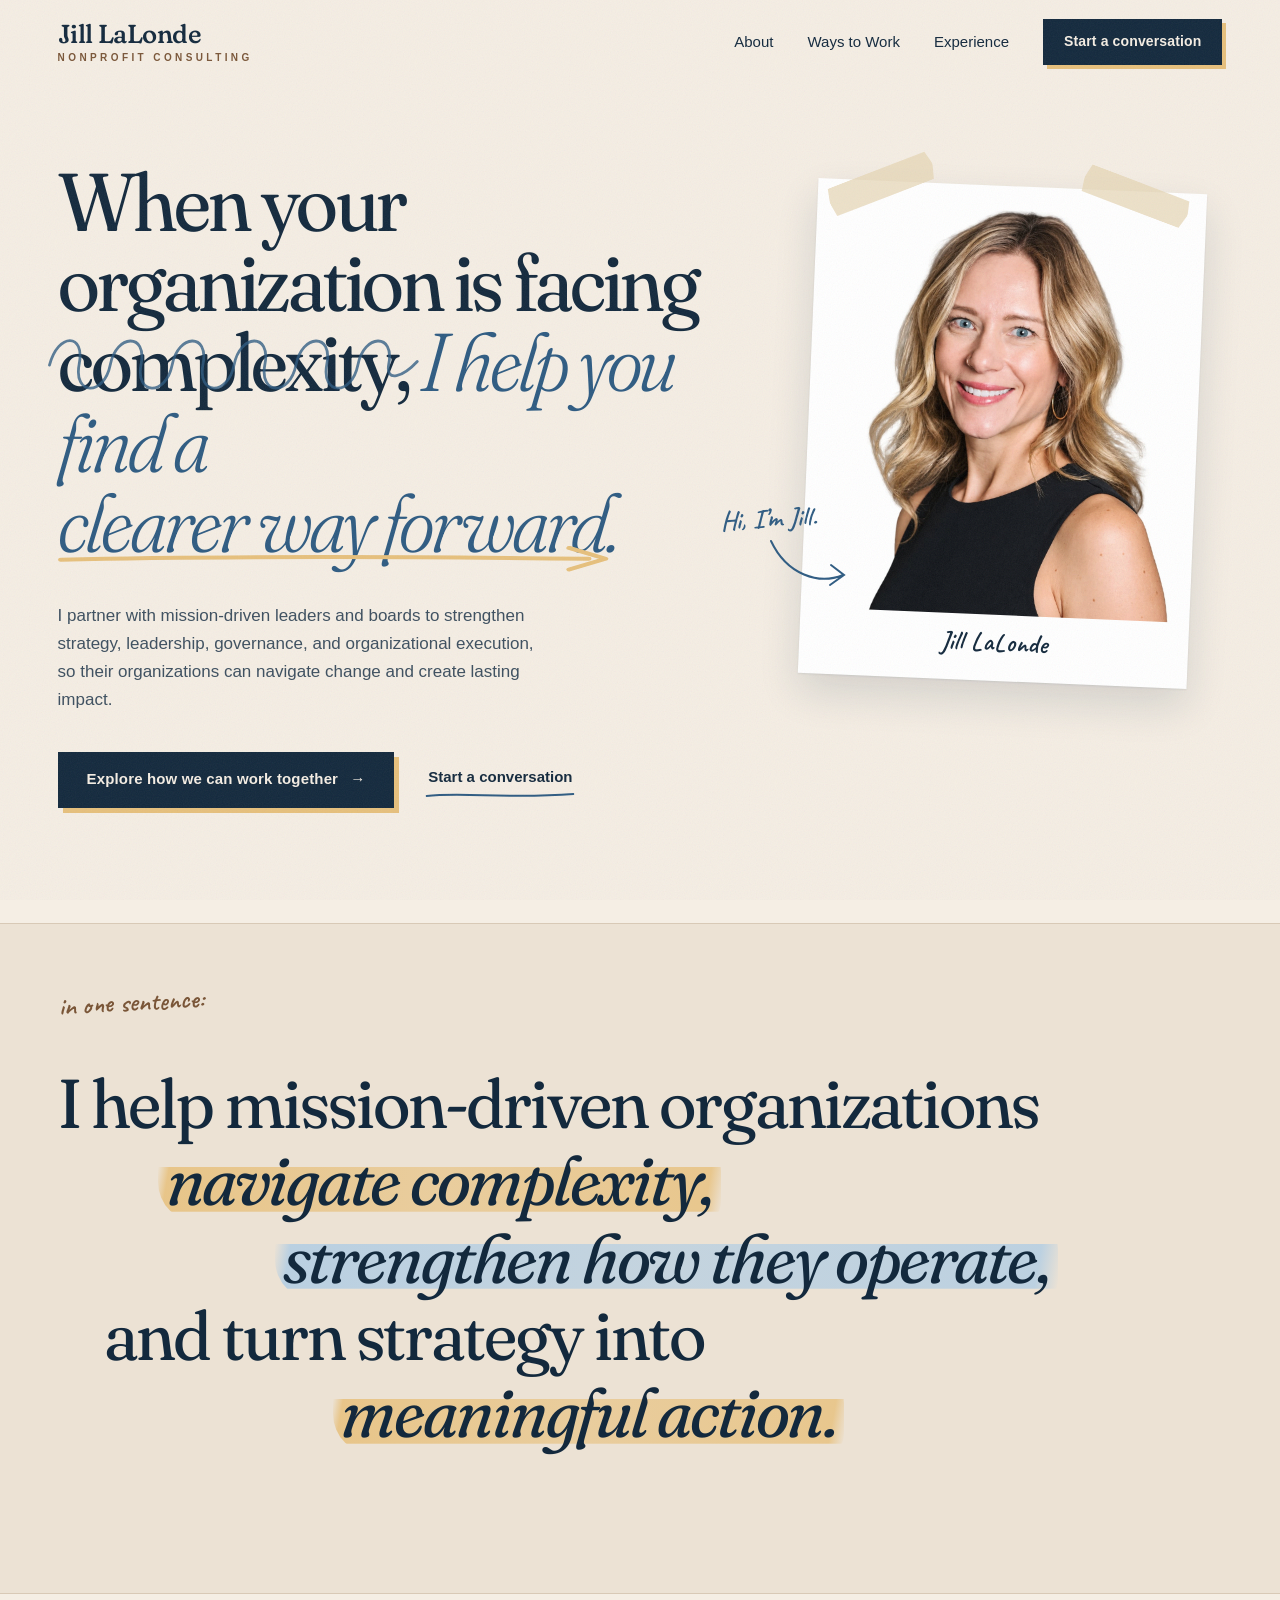
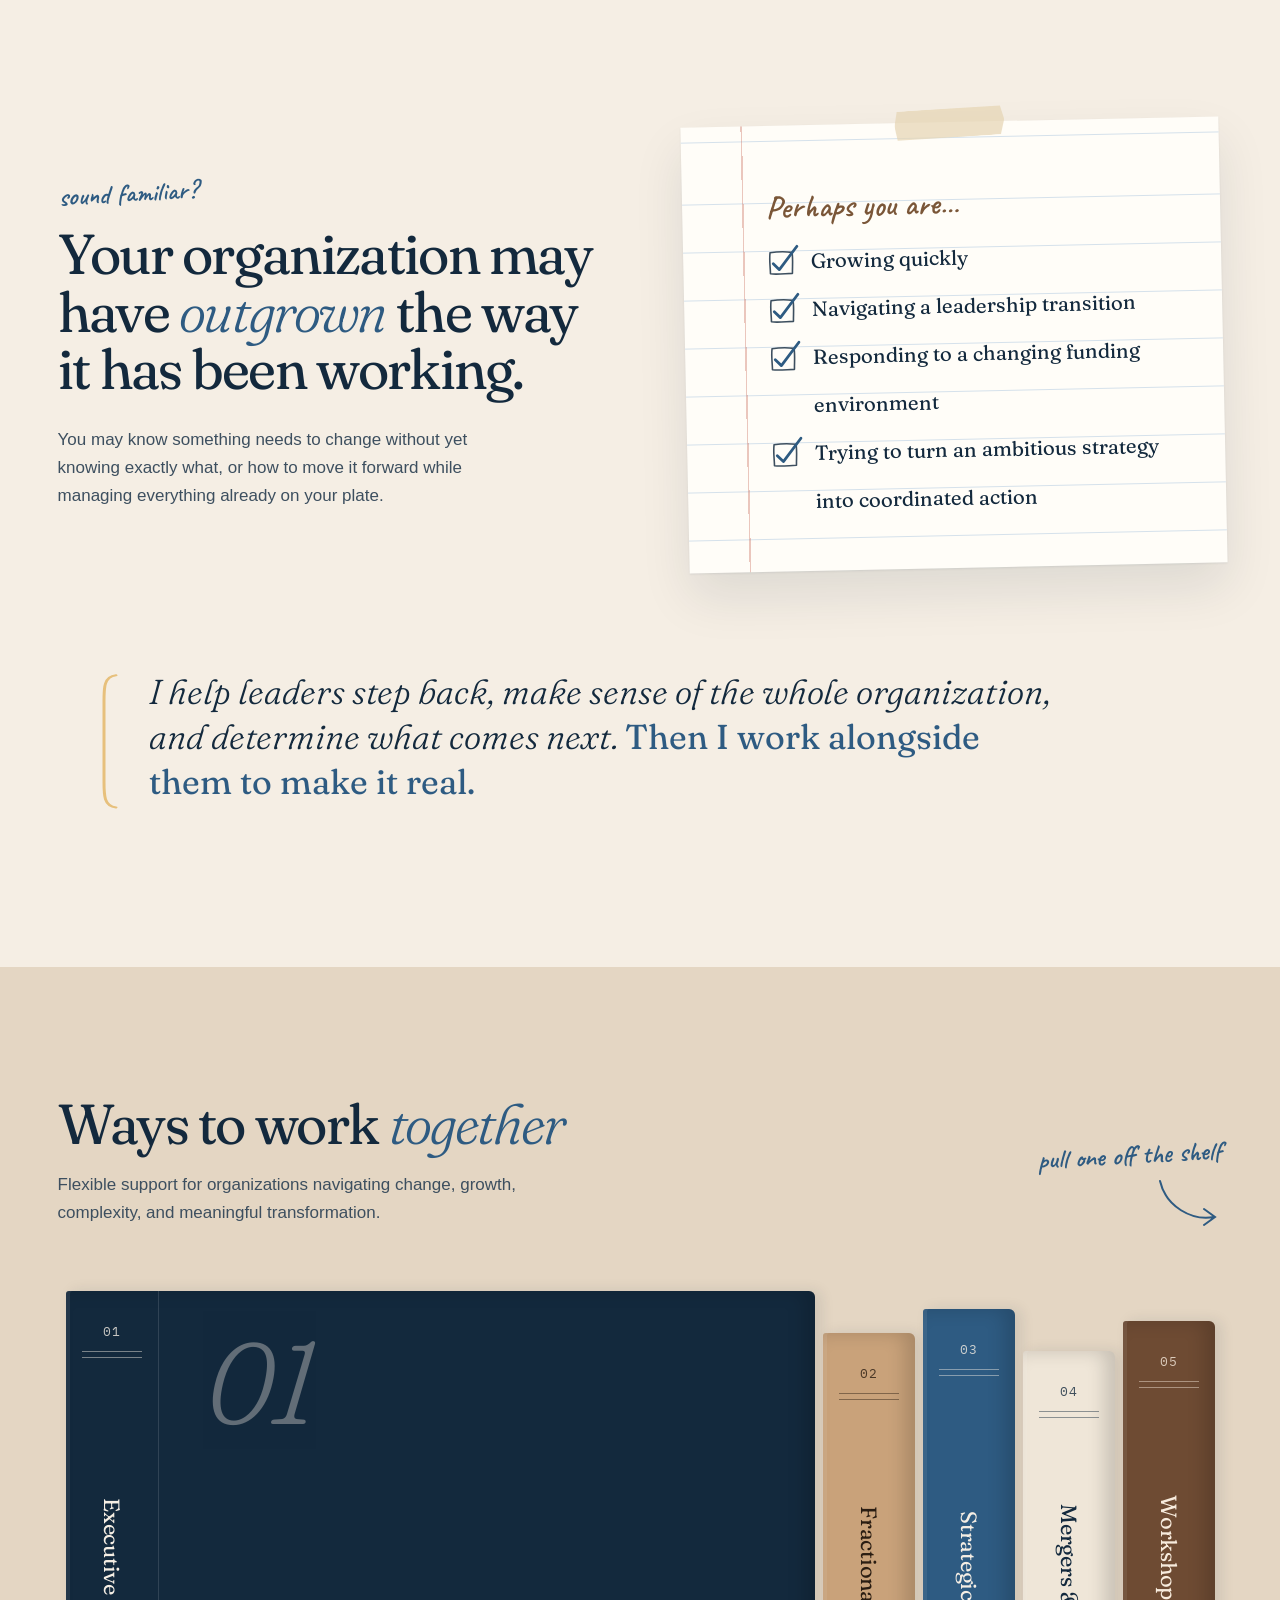
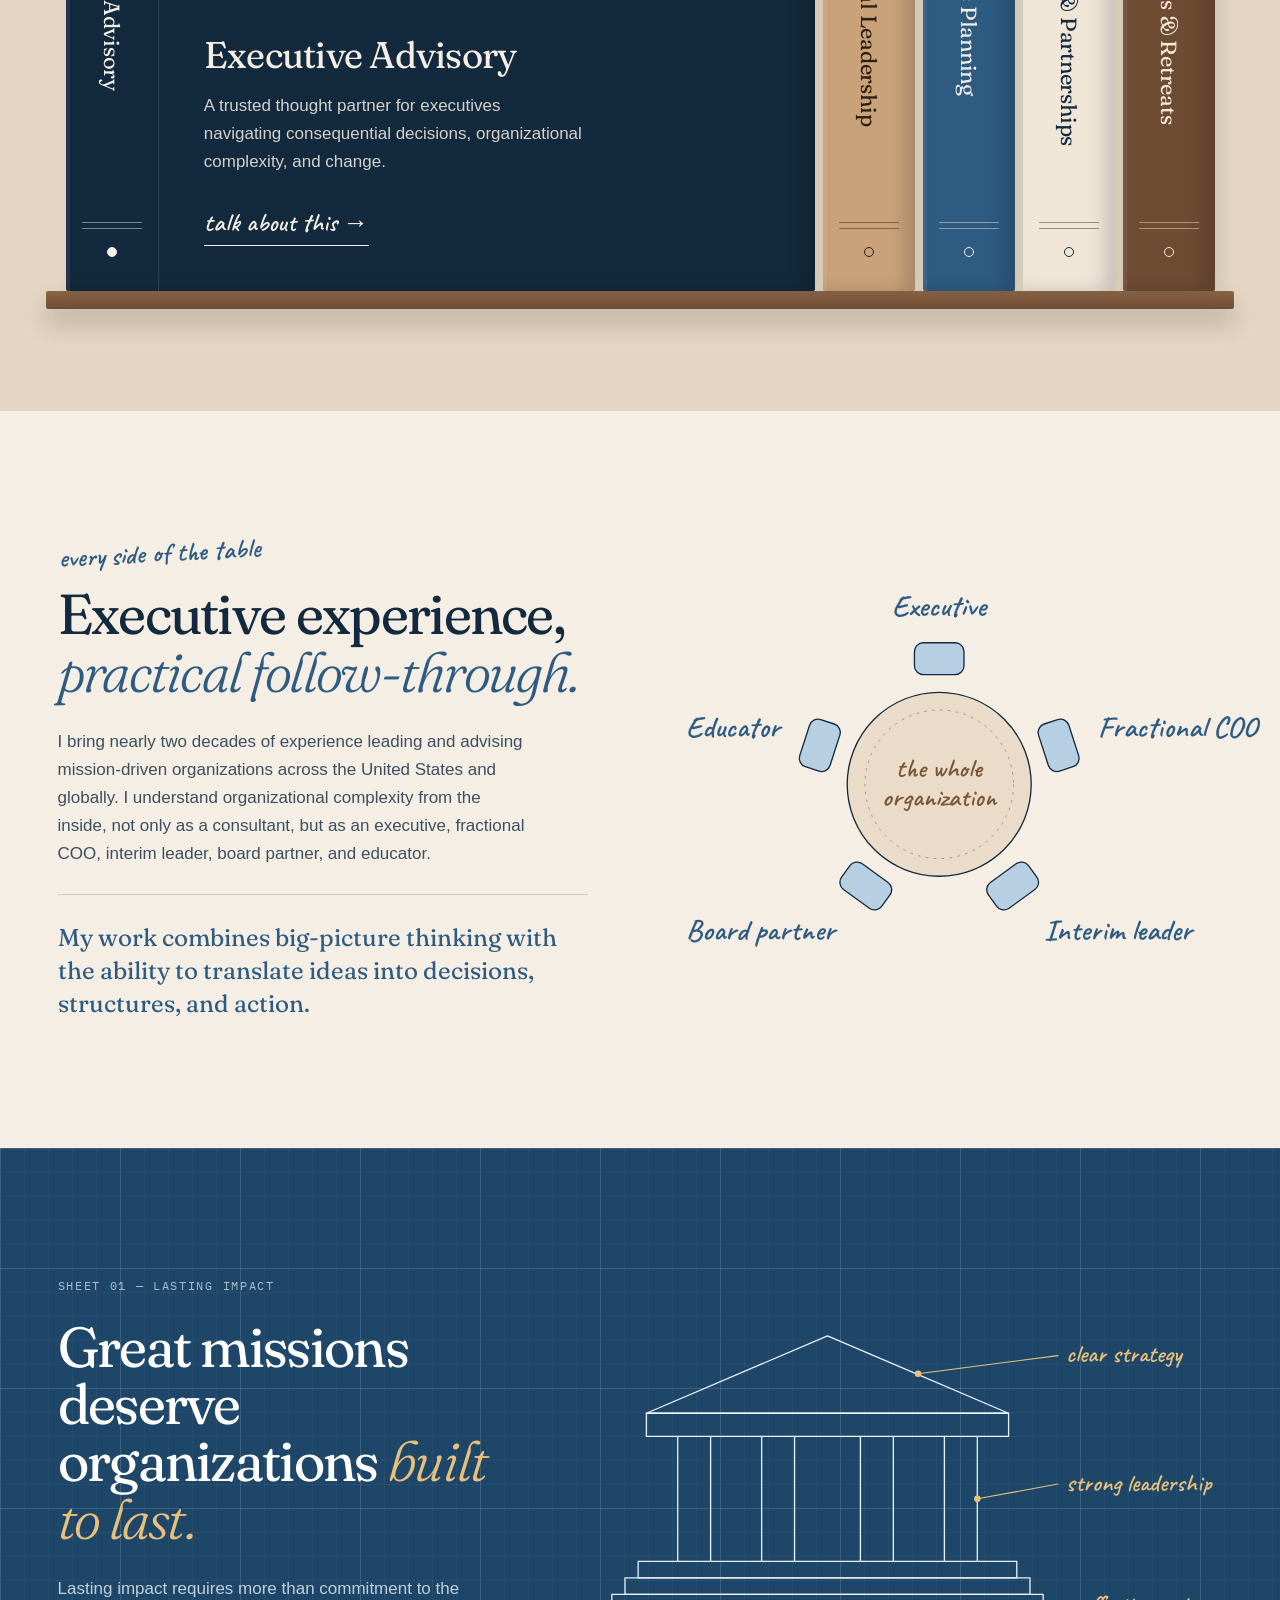
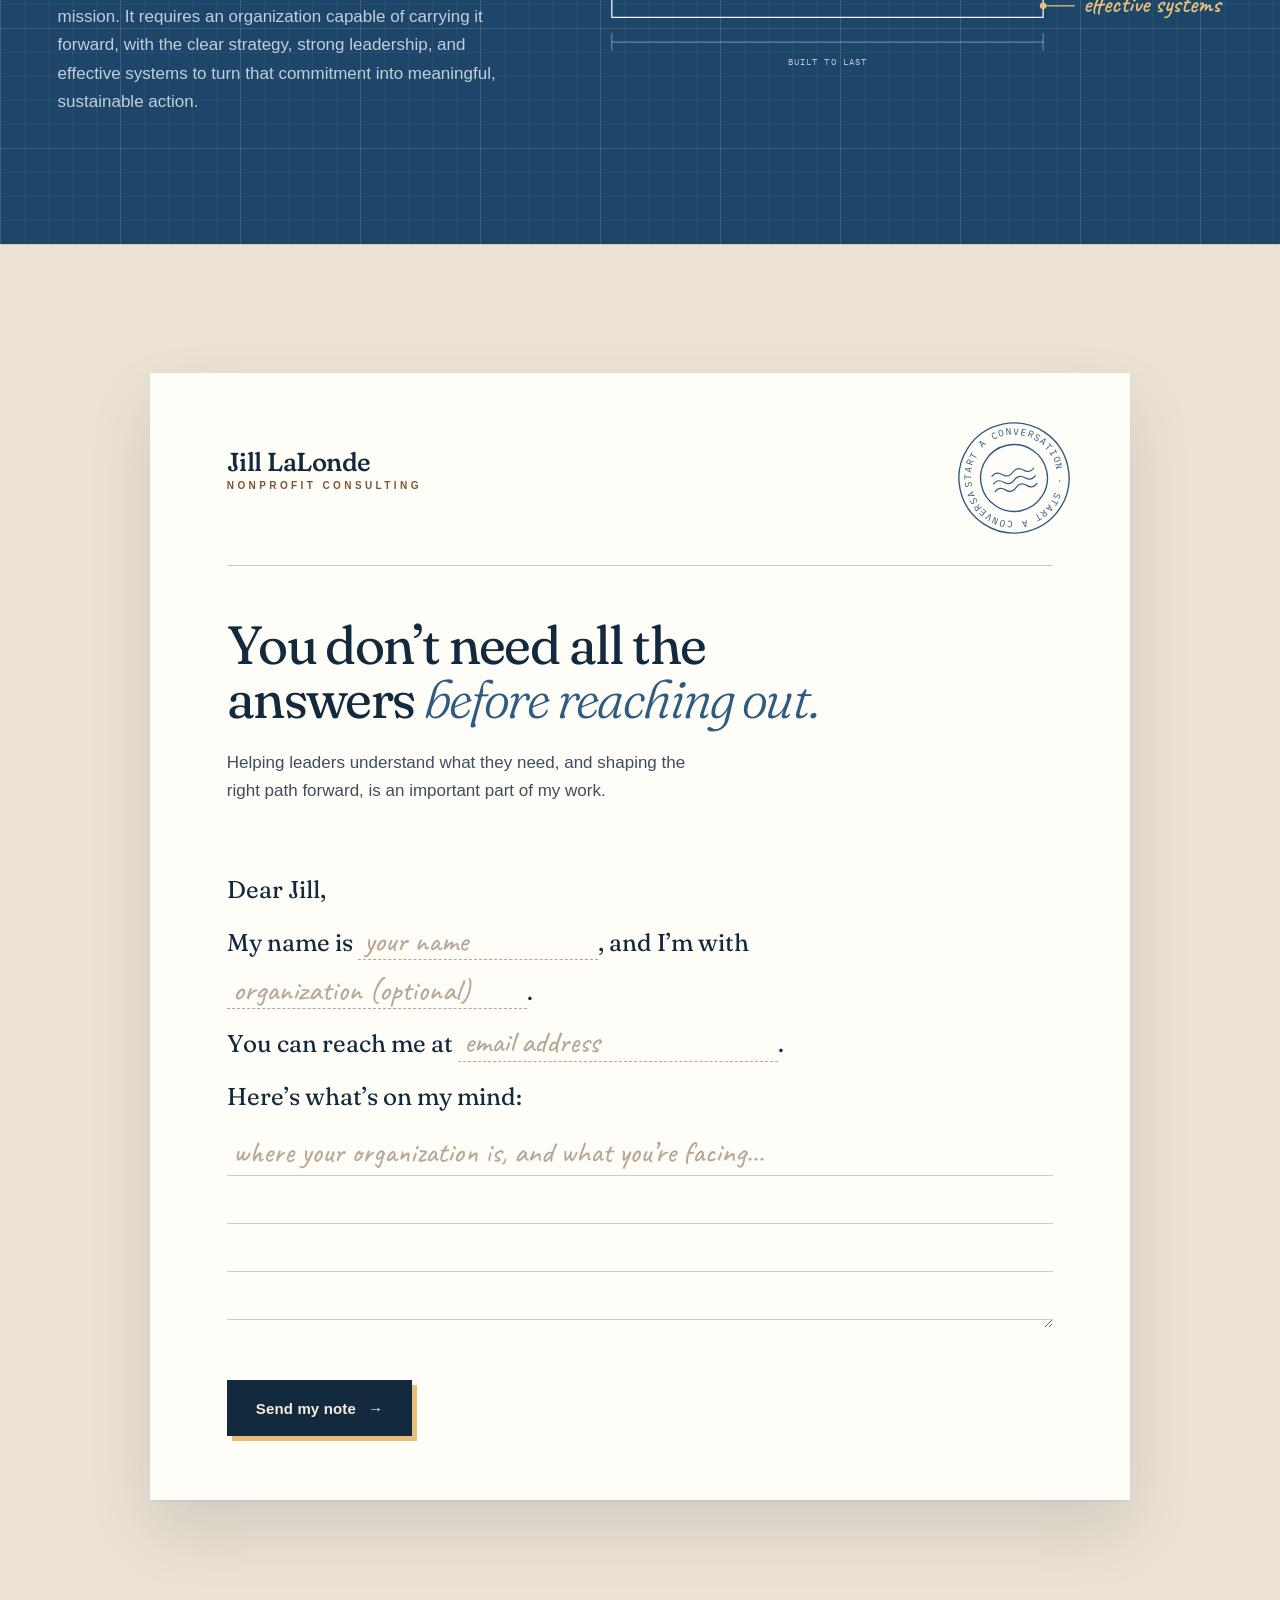
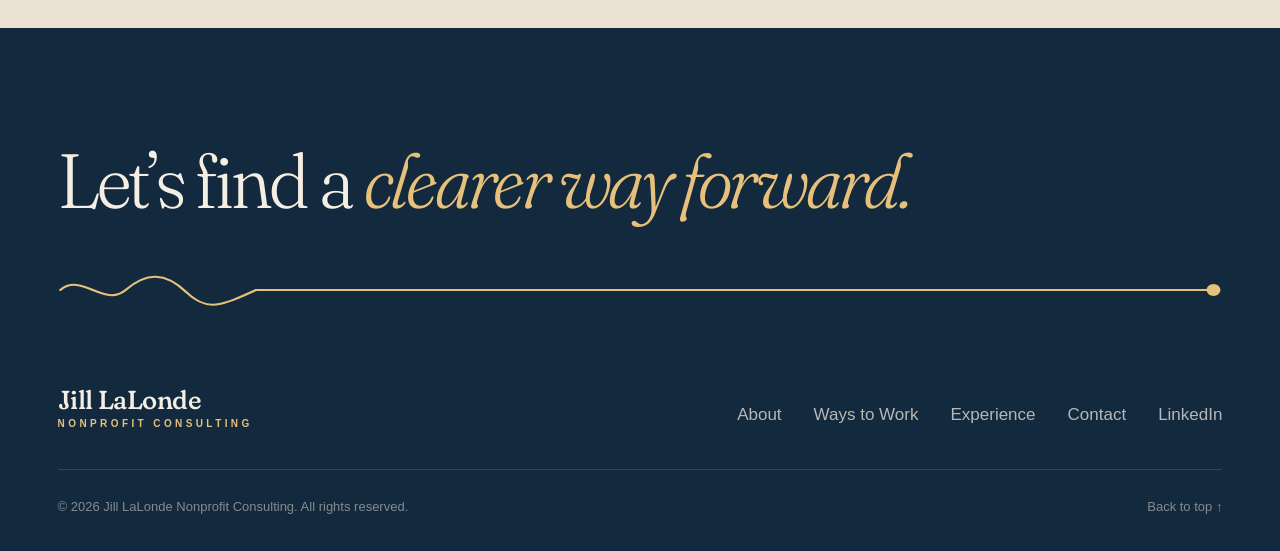
<file: redesign.html>
<!DOCTYPE html>
<html lang="en">
<head>
<meta charset="UTF-8">
<meta name="viewport" content="width=device-width, initial-scale=1.0">
<title>Jill LaLonde | Nonprofit Consulting</title>
<meta name="description" content="I help mission-driven organizations navigate complexity, strengthen how they operate, and turn strategy into meaningful action.">

<link rel="preconnect" href="https://fonts.googleapis.com">
<link rel="preconnect" href="https://fonts.gstatic.com" crossorigin>
<link href="https://fonts.googleapis.com/css2?family=Caveat:wght@500;600&family=Fraunces:ital,opsz,wght,SOFT,WONK@0,9..144,300..700,0..100,0..1;1,9..144,300..700,0..100,0..1&family=IBM+Plex+Mono:wght@400;500&display=swap" rel="stylesheet">
<link rel="preconnect" href="https://api.fontshare.com">
<link href="https://api.fontshare.com/v2/css?f[]=satoshi@400,500,700&display=swap" rel="stylesheet">

<style>
/* =========================================================
   JILL LALONDE — "FROM TANGLE TO CLEAR LINE"
   A consultant's notebook: hand-drawn marks, paper, ink,
   a bookshelf of services and a blueprint for what lasts.
   ========================================================= */
:root{
    --paper:#F5EEE4;
    --paper-deep:#ECE2D4;
    --sheet:#FFFDF8;
    --wall:#E4D6C3;
    --ink:#13293D;
    --ink-soft:#3D4F5F;
    --blue:#2E5B82;
    --blueprint:#1D4669;
    --blue-mark:#B7CFE2;
    --tan:#C9A27A;
    --brass:#E7C07C;
    --brown:#7A5638;
    --muted:#6A5F57;
    --line:#D8C9B6;

    --serif:"Fraunces",Georgia,serif;
    --sans:"Satoshi",Arial,sans-serif;
    --hand:"Caveat","Bradley Hand",cursive;
    --mono:"IBM Plex Mono",ui-monospace,monospace;

    --gutter:clamp(20px,4.5vw,72px);
    --ease:cubic-bezier(.22,.8,.2,1);
}

*,*::before,*::after{ box-sizing:border-box; }
html{ scroll-behavior:smooth; }
body{
    margin:0;
    min-width:320px;
    overflow-x:hidden;
    background:var(--paper);
    color:var(--ink);
    font-family:var(--sans);
    font-size:17px;
    line-height:1.65;
    -webkit-font-smoothing:antialiased;
}
/* Paper grain over everything */
body::after{
    content:"";
    position:fixed;
    inset:0;
    z-index:200;
    pointer-events:none;
    opacity:.07;
    background-image:url("data:image/svg+xml,%3Csvg xmlns='http://www.w3.org/2000/svg' width='180' height='180'%3E%3Cfilter id='n'%3E%3CfeTurbulence type='fractalNoise' baseFrequency='.85' numOctaves='3' stitchTiles='stitch'/%3E%3C/filter%3E%3Crect width='100%25' height='100%25' filter='url(%23n)'/%3E%3C/svg%3E");
}
body.menu-open{ overflow:hidden; }
img{ display:block; max-width:100%; }
a{ color:inherit; }
h1,h2,h3,p{ margin:0; }
h1,h2,h3{
    font-family:var(--serif);
    font-weight:400;
    font-variation-settings:"SOFT" 50,"WONK" 1;
    letter-spacing:-.02em;
}
em{ font-style:italic; }
:focus-visible{ outline:2px dashed var(--blue); outline-offset:4px; }
.wrap{
    width:100%;
    max-width:1320px;
    margin:0 auto;
    padding:0 var(--gutter);
}
.sr-only{
    position:absolute;
    width:1px; height:1px;
    overflow:hidden;
    clip:rect(0 0 0 0);
    white-space:nowrap;
}

/* Handwritten margin notes */
.note{
    display:inline-block;
    font-family:var(--hand);
    font-size:clamp(24px,2.1vw,30px);
    font-weight:600;
    line-height:1.1;
    color:var(--blue);
    transform:rotate(-3deg);
}
.note--brown{ color:var(--brown); }
.note--brass{ color:var(--brass); }

/* Hand-drawn strokes: paths use pathLength="1" and draw in when revealed */
.js .draw{
    stroke-dasharray:1;
    stroke-dashoffset:1;
    transition:stroke-dashoffset var(--dur,1.4s) var(--ease) var(--d,0s);
}
.js .in .draw,
.js .draw.in{ stroke-dashoffset:0; }
.js .rise{
    opacity:0;
    transform:translateY(22px);
    transition:opacity .9s var(--ease) var(--d,0s),transform .9s var(--ease) var(--d,0s);
}
.js .rise.in,
.js .in .rise{ opacity:1; transform:none; }

/* "Stamp" button: flat ink block with an offset brass shadow */
.stamp{
    position:relative;
    display:inline-flex;
    align-items:center;
    gap:12px;
    min-height:56px;
    padding:0 28px;
    border:1.5px solid var(--ink);
    background:var(--ink);
    color:var(--paper);
    font-family:var(--sans);
    font-size:15px;
    font-weight:700;
    letter-spacing:.01em;
    text-decoration:none;
    cursor:pointer;
    box-shadow:5px 5px 0 var(--brass);
    transition:transform .2s var(--ease),box-shadow .2s var(--ease);
}
.stamp:hover{ transform:translate(-2px,-2px); box-shadow:7px 7px 0 var(--brass); }
.stamp:active{ transform:translate(3px,3px); box-shadow:2px 2px 0 var(--brass); }
.stamp--light{ background:var(--paper); color:var(--ink); border-color:var(--paper); }
.stamp[disabled]{ opacity:.7; cursor:wait; }

/* Link with a wobbly hand-drawn underline */
.scrawl-link{
    position:relative;
    display:inline-block;
    padding:6px 0 10px;
    color:var(--ink);
    font-weight:700;
    font-size:15px;
    text-decoration:none;
}
.scrawl-link svg{
    position:absolute;
    left:-2%;
    bottom:0;
    width:104%;
    height:10px;
    overflow:visible;
    fill:none;
    stroke:var(--blue);
    stroke-width:2;
    stroke-linecap:round;
}
.scrawl-link svg path{
    stroke-dasharray:1;
    stroke-dashoffset:0;
    transition:stroke-dashoffset .5s var(--ease);
}
.scrawl-link:hover svg path{ animation:redraw .7s var(--ease); }
@keyframes redraw{ from{ stroke-dashoffset:1; } to{ stroke-dashoffset:0; } }

/* =========================================================
   HEADER
   ========================================================= */
.header{
    position:sticky;
    top:0;
    z-index:60;
    background:rgba(245,238,228,.95);
    border-bottom:1px solid transparent;
    transition:border-color .3s ease;
}
.header.is-scrolled{ border-bottom-color:var(--line); }
.header-inner{
    height:84px;
    display:flex;
    align-items:center;
    justify-content:space-between;
    gap:28px;
}
.wordmark{
    display:inline-flex;
    flex-direction:column;
    gap:6px;
    line-height:1;
    text-decoration:none;
}
.wordmark-name{
    font-family:var(--serif);
    font-variation-settings:"SOFT" 100,"WONK" 1;
    font-size:26px;
    font-weight:500;
    letter-spacing:-.02em;
    color:var(--ink);
}
.wordmark-sub{
    font-size:10px;
    font-weight:700;
    letter-spacing:.34em;
    text-transform:uppercase;
    color:var(--brown);
}
.nav{
    display:flex;
    align-items:center;
    gap:34px;
}
.nav > a:not(.stamp){
    font-size:15px;
    font-weight:500;
    text-decoration:none;
    background:linear-gradient(var(--blue),var(--blue)) left 100% / 0 1.5px no-repeat;
    transition:background-size .3s var(--ease);
}
.nav > a:not(.stamp):hover{ background-size:100% 1.5px; }
.nav .stamp{ min-height:46px; padding:0 20px; font-size:14px; box-shadow:4px 4px 0 var(--brass); }
.menu-toggle{
    display:none;
    padding:8px 0;
    border:0;
    background:none;
    font-family:var(--hand);
    font-size:28px;
    font-weight:600;
    color:var(--ink);
    cursor:pointer;
}

/* =========================================================
   HERO
   ========================================================= */
.hero{
    position:relative;
    padding:clamp(48px,6vw,96px) 0 clamp(80px,9vw,140px);
}
.hero-grid{
    display:grid;
    grid-template-columns:minmax(0,1.55fr) minmax(0,1fr);
    gap:clamp(40px,5vw,88px);
    align-items:start;
}
.hero-title{
    font-size:clamp(46px,6.4vw,104px);
    line-height:.98;
    letter-spacing:-.035em;
}
.hero-title .soft{
    font-style:italic;
    font-weight:300;
    color:var(--blue);
}
.tangle{
    position:relative;
    display:inline-block;
    white-space:nowrap;
}
.tangle svg{
    position:absolute;
    left:-3%;
    top:6%;
    width:106%;
    height:92%;
    overflow:visible;
    fill:none;
    stroke:var(--blue);
    stroke-width:4.5;
    stroke-linecap:round;
    stroke-linejoin:round;
    opacity:.78;
    pointer-events:none;
}
.clear-line{
    position:relative;
    display:inline-block;
}
.clear-line svg{
    position:absolute;
    left:0;
    bottom:-.12em;
    width:100%;
    height:.36em;
    overflow:visible;
    fill:none;
    stroke:var(--brass);
    stroke-width:4;
    stroke-linecap:round;
    stroke-linejoin:round;
}
.hero-lede{
    max-width:52ch;
    margin-top:clamp(32px,3vw,44px);
    color:var(--ink-soft);
    font-size:clamp(17px,1.25vw,19px);
}
.hero-actions{
    display:flex;
    flex-wrap:wrap;
    align-items:center;
    gap:22px 34px;
    margin-top:38px;
}

/* Taped photo print */
.print-wrap{
    position:relative;
    margin-top:clamp(0px,2vw,24px);
    padding:0 6% 0 4%;
}
.print{
    position:relative;
    margin:0;
    padding:14px 14px 66px;
    background:#fff;
    box-shadow:
        0 1px 2px rgba(19,41,61,.08),
        0 18px 40px rgba(19,41,61,.14);
    transform:rotate(2.4deg);
}
.print img{
    width:100%;
    height:auto;
    aspect-ratio:4 / 4.6;
    object-fit:cover;
    object-position:50% 16%;
}
.print figcaption{
    position:absolute;
    left:18px;
    right:18px;
    bottom:16px;
    font-family:var(--hand);
    font-size:27px;
    font-weight:600;
    color:var(--ink);
    text-align:center;
}
.tape{
    position:absolute;
    z-index:2;
    width:110px;
    height:30px;
    background:rgba(231,214,180,.72);
    box-shadow:0 1px 2px rgba(0,0,0,.06);
    clip-path:polygon(3% 0,97% 4%,100% 50%,96% 100%,2% 96%,0 48%);
}
.tape--l{ top:-12px; left:2%; transform:rotate(-24deg); }
.tape--r{ top:-10px; right:4%; transform:rotate(18deg); }
.hello{
    position:absolute;
    left:-70px;
    bottom:18%;
    z-index:3;
    display:flex;
    flex-direction:column;
    align-items:flex-end;
}
.hello svg{
    width:84px;
    height:56px;
    margin-top:2px;
    margin-right:-34px;
    fill:none;
    stroke:var(--blue);
    stroke-width:2;
    stroke-linecap:round;
}

/* =========================================================
   MANIFESTO
   ========================================================= */
.manifesto{
    position:relative;
    padding:clamp(90px,11vw,170px) 0;
    background:var(--paper-deep);
    border-top:1px solid var(--line);
    border-bottom:1px solid var(--line);
}
.manifesto .note{
    position:absolute;
    top:clamp(36px,5vw,70px);
    left:var(--gutter);
}
.manifesto-text{
    font-family:var(--serif);
    font-variation-settings:"SOFT" 50,"WONK" 1;
    font-size:clamp(34px,5.4vw,88px);
    font-weight:400;
    line-height:1.12;
    letter-spacing:-.03em;
    color:var(--ink);
}
.manifesto-text > span{ display:block; }
.manifesto-text .m2{ padding-left:9%; }
.manifesto-text .m3{ padding-left:19%; }
.manifesto-text .m4{ padding-left:4%; }
.manifesto-text .m5{ padding-left:24%; }

/* Marker highlight that sweeps in */
.marker{
    padding:0 .12em;
    margin:0 -.06em;
    color:inherit;
    font-style:italic;
    background-color:transparent;
    background-image:linear-gradient(100deg,
        rgba(231,192,124,0) 0%,
        rgba(231,192,124,.85) 2%,
        rgba(231,192,124,.62) 50%,
        rgba(231,192,124,.8) 97%,
        rgba(231,192,124,0) 100%);
    background-repeat:no-repeat;
    background-position:0 72%;
    background-size:100% 52%;
    -webkit-box-decoration-break:clone;
    box-decoration-break:clone;
    border-radius:.2em .5em .3em .6em;
    transition:background-size 1.1s var(--ease) var(--d,0s);
}
.marker--blue{
    background-image:linear-gradient(100deg,
        rgba(183,207,226,0) 0%,
        rgba(183,207,226,.95) 2%,
        rgba(183,207,226,.75) 50%,
        rgba(183,207,226,.9) 97%,
        rgba(183,207,226,0) 100%);
}
.js .marker{ background-size:0 52%; }
.js .in .marker{ background-size:100% 52%; }

/* =========================================================
   DIAGNOSIS — NOTEPAD
   ========================================================= */
.section{ padding:clamp(90px,10vw,160px) 0; }
.diagnosis-grid{
    display:grid;
    grid-template-columns:minmax(0,1fr) minmax(0,1fr);
    gap:clamp(48px,7vw,120px);
    align-items:center;
}
.big-title{
    font-size:clamp(38px,4.4vw,70px);
    line-height:1.02;
    letter-spacing:-.03em;
}
.big-title em{ font-weight:300; color:var(--blue); }
.body-copy{
    max-width:50ch;
    margin-top:28px;
    color:var(--ink-soft);
}
.notepad{
    position:relative;
    padding:58px 40px 46px 84px;
    background-color:var(--sheet);
    background-image:
        linear-gradient(90deg,transparent 60px,rgba(196,96,78,.35) 60px,rgba(196,96,78,.35) 61.5px,transparent 61.5px),
        repeating-linear-gradient(180deg,transparent 0,transparent 47px,#D5E1EB 47px,#D5E1EB 48px);
    background-position:0 0,0 30px;
    box-shadow:0 1px 2px rgba(19,41,61,.08),0 24px 50px rgba(19,41,61,.10);
    transform:rotate(-1.2deg);
}
.notepad .tape{ top:-14px; left:50%; margin-left:-55px; transform:rotate(-3deg); }
.notepad-head{
    margin-bottom:6px;
    font-family:var(--hand);
    font-size:32px;
    font-weight:600;
    line-height:48px;
    color:var(--brown);
}
.checklist{
    margin:0;
    padding:0;
    list-style:none;
}
.checklist li{
    position:relative;
    padding-left:44px;
    font-family:var(--serif);
    font-variation-settings:"SOFT" 50,"WONK" 1;
    font-size:clamp(19px,1.6vw,23px);
    line-height:48px;
}
.checklist svg{
    position:absolute;
    left:0;
    top:11px;
    width:28px;
    height:28px;
    overflow:visible;
    fill:none;
    stroke-linecap:round;
    stroke-linejoin:round;
}
.checklist .box{ stroke:var(--ink-soft); stroke-width:1.6; }
.checklist .tick{ stroke:var(--blue); stroke-width:2.8; }
.pull{
    position:relative;
    margin-top:clamp(70px,8vw,120px);
    padding-left:clamp(28px,4vw,64px);
    max-width:960px;
    font-family:var(--serif);
    font-variation-settings:"SOFT" 50,"WONK" 1;
    font-size:clamp(26px,2.7vw,40px);
    font-style:italic;
    font-weight:300;
    line-height:1.3;
    color:var(--ink);
}
.pull svg{
    position:absolute;
    left:0;
    top:4px;
    width:22px;
    height:100%;
    overflow:visible;
    fill:none;
    stroke:var(--brass);
    stroke-width:3;
    stroke-linecap:round;
}
.pull strong{ font-weight:400; font-style:normal; color:var(--blue); }

/* =========================================================
   SERVICES — BOOKSHELF
   ========================================================= */
.shelf-section{
    padding:clamp(90px,10vw,150px) 0 clamp(70px,8vw,110px);
    background:var(--wall);
}
.shelf-head{
    display:flex;
    flex-wrap:wrap;
    align-items:flex-end;
    justify-content:space-between;
    gap:20px 40px;
    margin-bottom:clamp(40px,5vw,64px);
}
.shelf-head .body-copy{ margin-top:18px; }
.shelf-hint{ text-align:right; }
.shelf-hint svg{
    display:block;
    width:70px;
    height:50px;
    margin:4px 0 0 auto;
    fill:none;
    stroke:var(--blue);
    stroke-width:2;
    stroke-linecap:round;
}
.shelf{
    display:flex;
    align-items:flex-end;
    gap:8px;
    height:clamp(500px,52vw,600px);
    padding:0 8px;
    container-type:inline-size;
}
.book{
    --c:var(--ink);
    --t:var(--paper);
    display:flex;
    flex:0 0 92px;
    min-width:0;
    height:100%;
    overflow:hidden;
    background:var(--c);
    color:var(--t);
    border-radius:3px 6px 2px 2px;
    box-shadow:
        inset 4px 0 0 rgba(255,255,255,.07),
        inset -10px 0 18px rgba(0,0,0,.16),
        6px 0 14px rgba(19,41,61,.10);
    transition:flex-grow .75s var(--ease);
}
.book.is-open{ flex-grow:1; }
.book:nth-child(1){ height:100%; }
.book:nth-child(2){ height:93%; --c:#C9A27A; --t:#2A1D12; }
.book:nth-child(3){ height:97%; --c:var(--blue); }
.book:nth-child(4){ height:90%; --c:#EFE6D8; --t:var(--ink); }
.book:nth-child(5){ height:95%; --c:#6E4B33; --t:#F7EBDD; }
.book-spine{
    position:relative;
    flex:none;
    width:92px;
    display:flex;
    flex-direction:column;
    align-items:center;
    justify-content:space-between;
    padding:30px 0 34px;
    border:0;
    background:transparent;
    color:inherit;
    cursor:pointer;
    font:inherit;
}
.book-spine::before,
.book-spine::after{
    content:"";
    position:absolute;
    left:16px;
    right:16px;
    height:7px;
    border-top:1.5px solid currentColor;
    border-bottom:1.5px solid currentColor;
    opacity:.45;
}
.book-spine::before{ top:60px; }
.book-spine::after{ bottom:62px; }
.book-num{
    font-family:var(--mono);
    font-size:13px;
    letter-spacing:.08em;
    opacity:.8;
}
.book-spine-title{
    writing-mode:vertical-rl;
    font-family:var(--serif);
    font-variation-settings:"SOFT" 50,"WONK" 1;
    font-size:22px;
    line-height:1;
    letter-spacing:-.01em;
    white-space:nowrap;
}
.book-dot{
    width:10px;
    height:10px;
    border-radius:50%;
    border:1.5px solid currentColor;
    transition:background .3s ease;
}
.book.is-open .book-dot{ background:currentColor; }
.book-page{
    flex:1;
    min-width:0;
    overflow:hidden;
    border-left:1px solid rgba(255,255,255,.12);
}
.book-page-inner{
    /* fixed to the open width so text doesn't reflow while the book slides open */
    width:calc(100cqw - 5 * 92px - 4 * 8px - 16px);
    height:100%;
    display:flex;
    flex-direction:column;
    justify-content:space-between;
    padding:clamp(32px,3.5vw,52px);
    opacity:0;
    transition:opacity .35s ease;
}
.book.is-open .book-page-inner{
    opacity:1;
    transition:opacity .6s ease .3s;
}
.book-big-num{
    font-family:var(--serif);
    font-variation-settings:"SOFT" 100,"WONK" 1;
    font-size:clamp(80px,9vw,140px);
    font-style:italic;
    font-weight:300;
    line-height:.8;
    opacity:.35;
}
.book-page h3{
    font-size:clamp(30px,2.9vw,44px);
    line-height:1.04;
}
.book-page p{
    max-width:40ch;
    margin-top:18px;
    font-size:17px;
    opacity:.86;
}
.book-link{
    display:inline-block;
    margin-top:26px;
    font-family:var(--hand);
    font-size:26px;
    font-weight:600;
    text-decoration:none;
    border-bottom:1.5px solid currentColor;
}
.shelf-board{
    height:18px;
    margin:0 -12px;
    background:linear-gradient(180deg,#8A6446 0%,#6E4B33 100%);
    border-radius:2px;
    box-shadow:0 14px 24px rgba(42,29,18,.22);
}

/* =========================================================
   EXPERIENCE — SEATING CHART
   ========================================================= */
.seats-grid{
    display:grid;
    grid-template-columns:minmax(0,1fr) minmax(0,1.05fr);
    gap:clamp(40px,6vw,100px);
    align-items:center;
}
.seats svg{
    width:100%;
    height:auto;
    overflow:visible;
}
.seats .table{
    fill:#EADCC8;
    stroke:var(--ink);
    stroke-width:1.5;
}
.seats .table-inner{
    fill:none;
    stroke:var(--brown);
    stroke-width:1;
    stroke-dasharray:3 6;
    opacity:.6;
}
.seats .chair{
    fill:var(--sheet);
    stroke:var(--ink);
    stroke-width:1.5;
    transition:fill .5s ease var(--d,0s);
}
.seats.in .chair{ fill:var(--blue-mark); }
.seats .chair-label{
    font-family:var(--hand);
    font-size:34px;
    font-weight:600;
    fill:var(--blue);
}
.seats .center-label{
    font-family:var(--hand);
    font-size:30px;
    font-weight:600;
    fill:var(--brown);
}
.js .seats .seat{
    opacity:0;
    transition:opacity .6s ease var(--d,0s);
}
.js .seats.in .seat{ opacity:1; }
.lead-line{
    margin-top:26px;
    padding-top:26px;
    border-top:1px solid var(--line);
    font-family:var(--serif);
    font-variation-settings:"SOFT" 50,"WONK" 1;
    font-size:clamp(22px,1.9vw,27px);
    line-height:1.35;
    color:var(--blue);
}

/* =========================================================
   BUILT TO LAST — BLUEPRINT
   ========================================================= */
.blueprint{
    position:relative;
    padding:clamp(90px,10vw,150px) 0;
    background-color:var(--blueprint);
    background-image:
        linear-gradient(rgba(255,255,255,.10) 1px,transparent 1px),
        linear-gradient(90deg,rgba(255,255,255,.10) 1px,transparent 1px),
        linear-gradient(rgba(255,255,255,.045) 1px,transparent 1px),
        linear-gradient(90deg,rgba(255,255,255,.045) 1px,transparent 1px);
    background-size:120px 120px,120px 120px,24px 24px,24px 24px;
    color:#EAF1F7;
    overflow:hidden;
}
.blueprint-grid{
    display:grid;
    grid-template-columns:minmax(0,.85fr) minmax(0,1.15fr);
    gap:clamp(40px,6vw,96px);
    align-items:center;
}
.blueprint .big-title{ color:#FFFFFF; }
.blueprint .big-title em{ color:var(--brass); }
.blueprint .body-copy{ color:rgba(234,241,247,.8); }
.blueprint-label{
    margin-bottom:22px;
    font-family:var(--mono);
    font-size:12px;
    letter-spacing:.14em;
    text-transform:uppercase;
    color:rgba(234,241,247,.7);
}
.drawing svg{
    width:100%;
    height:auto;
    overflow:visible;
    fill:none;
    stroke:#EAF1F7;
    stroke-width:1.6;
    stroke-linecap:round;
    stroke-linejoin:round;
}
.drawing .leader{ stroke:var(--brass); stroke-width:1.3; }
.drawing .dim{ stroke:rgba(234,241,247,.55); stroke-width:1; }
.drawing text{
    stroke:none;
    fill:#FFFFFF;
}
.drawing .anno{
    font-family:var(--hand);
    font-size:30px;
    font-weight:600;
    fill:var(--brass);
}
.drawing .mono{
    font-family:var(--mono);
    font-size:11px;
    letter-spacing:.12em;
    fill:rgba(234,241,247,.75);
}
.js .drawing .fade{
    opacity:0;
    transition:opacity .8s ease var(--d,0s);
}
.js .drawing.in .fade{ opacity:1; }

/* =========================================================
   CONTACT — A LETTER
   ========================================================= */
.contact{
    padding:clamp(90px,10vw,150px) 0;
    background:var(--paper-deep);
    border-top:1px solid var(--line);
    scroll-margin-top:40px;
}
.letter{
    position:relative;
    max-width:980px;
    margin:0 auto;
    padding:clamp(36px,6vw,84px) clamp(24px,6vw,88px) clamp(40px,5vw,72px);
    background:var(--sheet);
    box-shadow:0 1px 2px rgba(19,41,61,.08),0 30px 60px rgba(19,41,61,.12);
}
.letterhead{
    display:flex;
    justify-content:space-between;
    align-items:flex-start;
    gap:24px;
    padding-bottom:28px;
    margin-bottom:clamp(36px,4vw,52px);
    border-bottom:1px solid var(--line);
}
.postmark{
    flex:none;
    width:118px;
    height:118px;
    margin:-30px -20px 0 0;
    color:var(--blue);
    transform:rotate(-12deg);
}
.postmark svg{ width:100%; height:100%; overflow:visible; }
.postmark .ring{ fill:none; stroke:currentColor; stroke-width:1.4; }
.postmark text{
    fill:currentColor;
    font-family:var(--mono);
    font-size:9.6px;
    letter-spacing:.2em;
}
.postmark .waves{ fill:none; stroke:currentColor; stroke-width:1.2; }
.letter h2{
    max-width:19ch;
    font-size:clamp(36px,4.2vw,64px);
    line-height:1.02;
    letter-spacing:-.03em;
}
.letter h2 em{ font-weight:300; color:var(--blue); }
.letter-intro{
    max-width:52ch;
    margin-top:22px;
    color:var(--ink-soft);
}
.letter-form{
    margin-top:clamp(40px,5vw,60px);
    font-family:var(--serif);
    font-variation-settings:"SOFT" 50,"WONK" 1;
    font-size:clamp(21px,1.9vw,27px);
    line-height:2;
    color:var(--ink);
}
.letter-form p + p{ margin-top:4px; }
.blank{
    width:var(--w,260px);
    max-width:100%;
    padding:0 6px;
    border:0;
    border-bottom:1.5px dashed var(--tan);
    border-radius:0;
    background:transparent;
    color:var(--blue);
    font-family:var(--hand);
    font-size:1.25em;
    font-weight:600;
    line-height:1.2;
    vertical-align:baseline;
    transition:border-color .2s ease,background .2s ease;
}
.blank::placeholder{ color:#B9A994; font-weight:500; }
.blank:focus{
    outline:none;
    border-bottom-style:solid;
    border-bottom-color:var(--blue);
    background:rgba(183,207,226,.25);
}
.blank:user-invalid{ border-bottom-color:#B5523E; }
.letter-lines{
    width:100%;
    min-height:200px;
    margin-top:8px;
    padding:0 6px;
    border:0;
    border-radius:0;
    resize:vertical;
    background:transparent repeating-linear-gradient(180deg,transparent 0,transparent 47px,var(--line) 47px,var(--line) 48px);
    color:var(--blue);
    font-family:var(--hand);
    font-size:30px;
    font-weight:600;
    line-height:48px;
}
.letter-lines::placeholder{ color:#B9A994; font-weight:500; }
.letter-lines:focus{ outline:none; background-color:rgba(183,207,226,.16); }
.letter-sign{
    display:flex;
    flex-wrap:wrap;
    align-items:center;
    justify-content:space-between;
    gap:24px;
    margin-top:36px;
}
.form-status{
    font-family:var(--sans);
    font-size:15px;
    line-height:1.5;
    color:var(--muted);
}
.form-status.is-success{ color:#2F6B4F; }
.form-status.is-error{ color:#A84430; }
.honeypot{ display:none !important; }
.nowrap{ white-space:nowrap; }

/* =========================================================
   FOOTER
   ========================================================= */
.footer{
    padding:clamp(80px,9vw,130px) 0 34px;
    background:var(--ink);
    color:rgba(245,238,228,.72);
}
.footer-line{
    font-family:var(--serif);
    font-variation-settings:"SOFT" 50,"WONK" 1;
    font-size:clamp(38px,6vw,96px);
    font-weight:300;
    line-height:1;
    letter-spacing:-.035em;
    color:var(--paper);
}
.footer-line em{ color:var(--brass); }
.footer-thread{
    display:block;
    width:100%;
    height:40px;
    margin:clamp(30px,4vw,50px) 0 clamp(50px,6vw,80px);
    overflow:visible;
    fill:none;
    stroke:var(--brass);
    stroke-width:2;
    stroke-linecap:round;
}
.footer-thread circle{ fill:var(--brass); stroke:none; }
.footer-row{
    display:flex;
    flex-wrap:wrap;
    justify-content:space-between;
    align-items:flex-end;
    gap:32px;
    padding-bottom:40px;
    border-bottom:1px solid rgba(245,238,228,.14);
}
.footer .wordmark-name{ color:var(--paper); }
.footer .wordmark-sub{ color:var(--brass); }
.footer-links{
    display:flex;
    flex-wrap:wrap;
    gap:14px 32px;
}
.footer a{ text-decoration:none; transition:color .2s ease; }
.footer a:hover{ color:var(--brass); }
.footer-bottom{
    display:flex;
    flex-wrap:wrap;
    justify-content:space-between;
    gap:16px;
    padding-top:26px;
    font-size:13px;
    color:rgba(245,238,228,.5);
}

/* =========================================================
   REDUCED MOTION
   ========================================================= */
@media (prefers-reduced-motion:reduce){
    html{ scroll-behavior:auto; }
    .js .draw{ stroke-dashoffset:0; transition:none; }
    .js .rise{ opacity:1; transform:none; transition:none; }
    .js .marker{ background-size:100% 52%; transition:none; }
    .js .seats .seat,
    .js .drawing .fade{ opacity:1; transition:none; }
    .book,.book-page-inner{ transition:none !important; }
}

/* =========================================================
   RESPONSIVE
   ========================================================= */
@media (max-width:1080px){
    .hello{ left:-30px; }
}
@media (max-width:900px){
    .menu-toggle{ display:block; }
    .nav{
        position:fixed;
        top:84px;
        left:0;
        right:0;
        bottom:0;
        flex-direction:column;
        align-items:flex-start;
        gap:0;
        padding:28px var(--gutter);
        background:var(--paper);
        opacity:0;
        visibility:hidden;
        transition:opacity .3s ease,visibility .3s;
    }
    .nav.is-open{ opacity:1; visibility:visible; }
    .nav > a:not(.stamp){
        width:100%;
        padding:16px 0;
        border-bottom:1px solid var(--line);
        font-family:var(--serif);
        font-size:32px;
        background:none;
    }
    .nav .stamp{ margin-top:32px; }

    .hero-grid,
    .diagnosis-grid,
    .seats-grid,
    .blueprint-grid{
        grid-template-columns:1fr;
    }
    .print-wrap{
        order:-1;
        max-width:380px;
        margin:0 auto;
        padding:0 22px;
    }
    .hello{ left:-22px; bottom:auto; top:58%; }
    .manifesto-text .m2,
    .manifesto-text .m3,
    .manifesto-text .m4,
    .manifesto-text .m5{ padding-left:0; }
    .manifesto .note{ position:static; margin-bottom:28px; }
    .shelf-hint{ text-align:left; }
    .shelf-hint svg{ display:none; }
}

/* Bookshelf becomes a stack of book spines lying flat */
@media (max-width:760px){
    .shelf{
        flex-direction:column;
        align-items:stretch;
        height:auto;
        gap:6px;
        padding:0;
    }
    .book,
    .book:nth-child(n){
        flex:none;
        flex-direction:column;
        height:auto;
    }
    .book:nth-child(2){ margin-right:14px; }
    .book:nth-child(4){ margin-right:24px; }
    .book-spine{
        width:100%;
        min-height:68px;
        flex-direction:row;
        gap:16px;
        padding:0 20px;
        text-align:left;
    }
    .book-spine::before,
    .book-spine::after{ display:none; }
    .book-spine-title{
        writing-mode:horizontal-tb;
        flex:1;
        max-height:none;
        font-size:21px;
        white-space:normal;
    }
    .book-page{
        display:grid;
        grid-template-rows:0fr;
        border-left:0;
        transition:grid-template-rows .55s var(--ease);
    }
    .book.is-open .book-page{ grid-template-rows:1fr; }
    .book-page-inner{
        width:auto;
        min-height:0;
        height:auto;
        overflow:hidden;
        padding:0 20px;
    }
    .book-page-inner > :last-child{ margin-bottom:28px; }
    .book-big-num,
    .book-page h3{ display:none; }   /* the spine already carries the title */
    .book-page p{ margin-top:4px; }
    .shelf-board{ display:none; }
    .notepad{ padding:52px 22px 36px 64px; background-image:
        linear-gradient(90deg,transparent 44px,rgba(196,96,78,.35) 44px,rgba(196,96,78,.35) 45.5px,transparent 45.5px),
        repeating-linear-gradient(180deg,transparent 0,transparent 47px,#D5E1EB 47px,#D5E1EB 48px); }
    .checklist li{ line-height:1.4; padding-top:12px; padding-bottom:12px; }
    .checklist svg{ top:12px; }
    .letter-form .nowrap{ display:flex; align-items:baseline; gap:4px; margin:2px 0 10px; }
    .blank{ flex:1; width:auto; min-width:0; }
    .postmark{ width:86px; height:86px; margin:-18px -8px 0 0; }
}
@media (max-width:560px){
    .header-inner{ height:74px; }
    .nav{ top:74px; }
    .wordmark-name{ font-size:22px; }
    .wordmark-sub{ font-size:8.5px; letter-spacing:.28em; }
    .hero-actions .stamp{ width:100%; justify-content:center; }
    .hello{ display:none; }
}
</style>
</head>

<body>

<!-- =========================================================
     HEADER
     ========================================================= -->
<header class="header" id="header">
    <div class="wrap header-inner">
        <a href="#top" class="wordmark" aria-label="Jill LaLonde Nonprofit Consulting home">
            <span class="wordmark-name">Jill LaLonde</span>
            <span class="wordmark-sub">Nonprofit Consulting</span>
        </a>
        <button class="menu-toggle" type="button" aria-expanded="false" aria-controls="nav">menu</button>
        <nav class="nav" id="nav" aria-label="Primary">
            <a href="#about">About</a>
            <a href="#services">Ways to Work</a>
            <a href="#experience">Experience</a>
            <a href="#contact" class="stamp">Start a conversation</a>
        </nav>
    </div>
</header>

<main>

<!-- =========================================================
     HERO — the tangle and the clear line
     ========================================================= -->
<section class="hero" id="top">
    <div class="wrap hero-grid">
        <div>
            <h1 class="hero-title">
                When your organization is facing
                <span class="tangle">complexity,<svg viewBox="0 0 600 120" preserveAspectRatio="none" aria-hidden="true"><path class="draw" pathLength="1" style="--dur:2.2s;--d:.5s" d="M4 62 C 18 8, 62 10, 52 60 C 42 112, 92 112, 102 62 C 112 10, 162 10, 152 60 C 142 112, 192 112, 202 62 C 212 10, 262 10, 252 60 C 242 112, 292 112, 302 62 C 312 10, 362 10, 352 60 C 342 112, 392 112, 402 62 C 412 10, 462 10, 452 60 C 442 112, 492 112, 502 62 C 512 10, 562 10, 552 60 C 546 92, 576 80, 598 56"/></svg></span>
                <span class="soft">I help you find a</span>
                <span class="clear-line soft">clearer way forward.<svg viewBox="0 0 400 30" preserveAspectRatio="none" aria-hidden="true"><path class="draw" pathLength="1" style="--dur:1.1s;--d:2.4s" d="M2 16 C 120 12, 260 13, 380 15 M 366 4 L 392 15 L 366 26"/></svg></span>
            </h1>
            <p class="hero-lede rise" style="--d:.2s">
                I partner with mission-driven leaders and boards to strengthen strategy, leadership, governance, and organizational execution, so their organizations can navigate change and create lasting impact.
            </p>
            <div class="hero-actions rise" style="--d:.35s">
                <a href="#services" class="stamp">Explore how we can work together <span aria-hidden="true">→</span></a>
                <a href="#contact" class="scrawl-link">Start a conversation<svg viewBox="0 0 200 10" preserveAspectRatio="none" aria-hidden="true"><path pathLength="1" d="M2 6 C 50 2, 110 9, 198 4"/></svg></a>
            </div>
        </div>

        <div class="print-wrap rise" style="--d:.15s">
            <figure class="print">
                <span class="tape tape--l" aria-hidden="true"></span>
                <span class="tape tape--r" aria-hidden="true"></span>
                <img src="jill.jpg" alt="Portrait of Jill LaLonde" width="1232" height="1286">
                <figcaption>Jill LaLonde</figcaption>
            </figure>
            <div class="hello" aria-hidden="true">
                <span class="note">Hi, I’m Jill.</span>
                <svg viewBox="0 0 84 56"><path class="draw" pathLength="1" style="--d:2.8s;--dur:.9s" d="M4 6 C 20 40, 52 50, 76 40 M 64 30 L 77 40 L 63 50"/></svg>
            </div>
        </div>
    </div>
</section>

<!-- =========================================================
     MANIFESTO — marker highlights
     ========================================================= -->
<section class="manifesto" aria-label="What I do">
    <span class="note note--brown" aria-hidden="true">in one sentence:</span>
    <div class="wrap">
        <p class="manifesto-text" data-reveal>
            <span class="m1">I help mission-driven organizations</span>
            <span class="m2"><mark class="marker" style="--d:.1s">navigate complexity,</mark></span>
            <span class="m3"><mark class="marker marker--blue" style="--d:.5s">strengthen how they operate,</mark></span>
            <span class="m4">and turn strategy into</span>
            <span class="m5"><mark class="marker" style="--d:.9s">meaningful action.</mark></span>
        </p>
    </div>
</section>

<!-- =========================================================
     DIAGNOSIS — the notepad
     ========================================================= -->
<section class="section" id="about">
    <div class="wrap">
        <div class="diagnosis-grid">
            <div>
                <span class="note" aria-hidden="true">sound familiar?</span>
                <h2 class="big-title rise" data-reveal style="margin-top:14px">Your organization may have <em>outgrown</em> the way it has been working.</h2>
                <p class="body-copy rise" data-reveal style="--d:.1s">
                    You may know something needs to change without yet knowing exactly what, or how to move it forward while managing everything already on your plate.
                </p>
            </div>

            <div class="notepad" data-reveal>
                <span class="tape" aria-hidden="true"></span>
                <p class="notepad-head">Perhaps you are…</p>
                <ul class="checklist">
                    <li>
                        <svg viewBox="0 0 28 28" aria-hidden="true"><path class="box draw" pathLength="1" style="--d:.1s;--dur:.6s" d="M3 4 C 10 3, 18 3, 25 4 C 26 11, 25 18, 25 25 C 18 25, 10 26, 3 25 C 3 18, 2 11, 3 4"/><path class="tick draw" pathLength="1" style="--d:.6s;--dur:.5s" d="M6 15 L 12 21 L 30 -2"/></svg>
                        Growing quickly
                    </li>
                    <li>
                        <svg viewBox="0 0 28 28" aria-hidden="true"><path class="box draw" pathLength="1" style="--d:.3s;--dur:.6s" d="M3 4 C 10 3, 18 3, 25 4 C 26 11, 25 18, 25 25 C 18 25, 10 26, 3 25 C 3 18, 2 11, 3 4"/><path class="tick draw" pathLength="1" style="--d:1s;--dur:.5s" d="M6 15 L 12 21 L 30 -2"/></svg>
                        Navigating a leadership transition
                    </li>
                    <li>
                        <svg viewBox="0 0 28 28" aria-hidden="true"><path class="box draw" pathLength="1" style="--d:.5s;--dur:.6s" d="M3 4 C 10 3, 18 3, 25 4 C 26 11, 25 18, 25 25 C 18 25, 10 26, 3 25 C 3 18, 2 11, 3 4"/><path class="tick draw" pathLength="1" style="--d:1.4s;--dur:.5s" d="M6 15 L 12 21 L 30 -2"/></svg>
                        Responding to a changing funding environment
                    </li>
                    <li>
                        <svg viewBox="0 0 28 28" aria-hidden="true"><path class="box draw" pathLength="1" style="--d:.7s;--dur:.6s" d="M3 4 C 10 3, 18 3, 25 4 C 26 11, 25 18, 25 25 C 18 25, 10 26, 3 25 C 3 18, 2 11, 3 4"/><path class="tick draw" pathLength="1" style="--d:1.8s;--dur:.5s" d="M6 15 L 12 21 L 30 -2"/></svg>
                        Trying to turn an ambitious strategy into coordinated action
                    </li>
                </ul>
            </div>
        </div>

        <blockquote class="pull" data-reveal>
            <svg viewBox="0 0 22 200" preserveAspectRatio="none" aria-hidden="true"><path class="draw" pathLength="1" d="M18 2 C 6 4, 6 20, 6 40 L 6 160 C 6 180, 6 196, 18 198"/></svg>
            <p class="rise">I help leaders step back, make sense of the whole organization, and determine what comes next. <strong>Then I work alongside them to make it real.</strong></p>
        </blockquote>
    </div>
</section>

<!-- =========================================================
     WAYS TO WORK — the bookshelf
     ========================================================= -->
<section class="shelf-section" id="services">
    <div class="wrap">
        <div class="shelf-head">
            <div>
                <h2 class="big-title rise" data-reveal>Ways to work <em>together</em></h2>
                <p class="body-copy rise" data-reveal style="--d:.1s">
                    Flexible support for organizations navigating change, growth, complexity, and meaningful transformation.
                </p>
            </div>
            <div class="shelf-hint" aria-hidden="true">
                <span class="note">pull one off the shelf</span>
                <svg viewBox="0 0 70 50"><path d="M8 4 C 14 30, 40 44, 62 40 M 52 32 L 63 40 L 52 48"/></svg>
            </div>
        </div>

        <div class="shelf" id="shelf">
            <article class="book is-open">
                <button class="book-spine" type="button" aria-expanded="true" aria-controls="book-1">
                    <span class="book-num">01</span>
                    <span class="book-spine-title">Executive Advisory</span>
                    <span class="book-dot" aria-hidden="true"></span>
                </button>
                <div class="book-page" id="book-1">
                    <div class="book-page-inner">
                        <span class="book-big-num" aria-hidden="true">01</span>
                        <div>
                            <h3>Executive Advisory</h3>
                            <p>A trusted thought partner for executives navigating consequential decisions, organizational complexity, and change.</p>
                            <a href="#contact" class="book-link">talk about this →</a>
                        </div>
                    </div>
                </div>
            </article>

            <article class="book">
                <button class="book-spine" type="button" aria-expanded="false" aria-controls="book-2">
                    <span class="book-num">02</span>
                    <span class="book-spine-title">Fractional Leadership</span>
                    <span class="book-dot" aria-hidden="true"></span>
                </button>
                <div class="book-page" id="book-2">
                    <div class="book-page-inner">
                        <span class="book-big-num" aria-hidden="true">02</span>
                        <div>
                            <h3>Fractional Leadership</h3>
                            <p>Embedded COO/executive leadership to strengthen the organization, build internal capacity, and move critical priorities forward.</p>
                            <a href="#contact" class="book-link">talk about this →</a>
                        </div>
                    </div>
                </div>
            </article>

            <article class="book">
                <button class="book-spine" type="button" aria-expanded="false" aria-controls="book-3">
                    <span class="book-num">03</span>
                    <span class="book-spine-title">Strategic Planning</span>
                    <span class="book-dot" aria-hidden="true"></span>
                </button>
                <div class="book-page" id="book-3">
                    <div class="book-page-inner">
                        <span class="book-big-num" aria-hidden="true">03</span>
                        <div>
                            <h3>Strategic Planning</h3>
                            <p>Focused engagements that bring clarity to organizational direction, priorities, roles, decision-making, and execution.</p>
                            <a href="#contact" class="book-link">talk about this →</a>
                        </div>
                    </div>
                </div>
            </article>

            <article class="book">
                <button class="book-spine" type="button" aria-expanded="false" aria-controls="book-4">
                    <span class="book-num">04</span>
                    <span class="book-spine-title">Mergers &amp; Partnerships</span>
                    <span class="book-dot" aria-hidden="true"></span>
                </button>
                <div class="book-page" id="book-4">
                    <div class="book-page-inner">
                        <span class="book-big-num" aria-hidden="true">04</span>
                        <div>
                            <h3>Nonprofit Mergers and Strategic Partnerships</h3>
                            <p>Support exploring, assessing, and navigating mergers, shared services, and other forms of strategic partnership.</p>
                            <a href="#contact" class="book-link">talk about this →</a>
                        </div>
                    </div>
                </div>
            </article>

            <article class="book">
                <button class="book-spine" type="button" aria-expanded="false" aria-controls="book-5">
                    <span class="book-num">05</span>
                    <span class="book-spine-title">Workshops &amp; Retreats</span>
                    <span class="book-dot" aria-hidden="true"></span>
                </button>
                <div class="book-page" id="book-5">
                    <div class="book-page-inner">
                        <span class="book-big-num" aria-hidden="true">05</span>
                        <div>
                            <h3>Workshops and Retreats</h3>
                            <p>Thoughtfully designed and expertly facilitated sessions that help boards and teams engage in the conversations that matter, leaving with shared direction and clear next steps.</p>
                            <a href="#contact" class="book-link">talk about this →</a>
                        </div>
                    </div>
                </div>
            </article>
        </div>
        <div class="shelf-board" aria-hidden="true"></div>
    </div>
</section>

<!-- =========================================================
     EXPERIENCE — a seat at every side of the table
     ========================================================= -->
<section class="section" id="experience">
    <div class="wrap seats-grid">
        <div>
            <span class="note" aria-hidden="true">every side of the table</span>
            <h2 class="big-title rise" data-reveal style="margin-top:14px">Executive experience, <em>practical follow-through.</em></h2>
            <p class="body-copy rise" data-reveal style="--d:.1s">
                I bring nearly two decades of experience leading and advising mission-driven organizations across the United States and globally. I understand organizational complexity from the inside, not only as a consultant, but as an executive, fractional COO, interim leader, board partner, and educator.
            </p>
            <p class="lead-line rise" data-reveal style="--d:.2s">
                My work combines big-picture thinking with the ability to translate ideas into decisions, structures, and action.
            </p>
        </div>

        <div class="seats" data-reveal role="img" aria-label="A table with five seats: executive, fractional COO, interim leader, board partner, and educator, the roles Jill has held.">
            <svg viewBox="40 20 630 460" aria-hidden="true">
                <circle class="table" cx="350" cy="260" r="104"/>
                <circle class="table-inner" cx="350" cy="260" r="84"/>
                <text class="center-label" x="350" y="252" text-anchor="middle">the whole</text>
                <text class="center-label" x="350" y="284" text-anchor="middle">organization</text>

                <g class="seat" style="--d:.1s">
                    <rect class="chair" style="--d:.1s" x="-28" y="-18" width="56" height="36" rx="10" transform="translate(350 118) rotate(0)"/>
                    <text class="chair-label" x="350" y="70" text-anchor="middle">Executive</text>
                </g>
                <g class="seat" style="--d:.35s">
                    <rect class="chair" style="--d:.35s" x="-28" y="-18" width="56" height="36" rx="10" transform="translate(485 216) rotate(72)"/>
                    <text class="chair-label" x="530" y="206">Fractional COO</text>
                </g>
                <g class="seat" style="--d:.6s">
                    <rect class="chair" style="--d:.6s" x="-28" y="-18" width="56" height="36" rx="10" transform="translate(433 375) rotate(144)"/>
                    <text class="chair-label" x="468" y="436">Interim leader</text>
                </g>
                <g class="seat" style="--d:.85s">
                    <rect class="chair" style="--d:.85s" x="-28" y="-18" width="56" height="36" rx="10" transform="translate(267 375) rotate(216)"/>
                    <text class="chair-label" x="232" y="436" text-anchor="end">Board partner</text>
                </g>
                <g class="seat" style="--d:1.1s">
                    <rect class="chair" style="--d:1.1s" x="-28" y="-18" width="56" height="36" rx="10" transform="translate(215 216) rotate(288)"/>
                    <text class="chair-label" x="170" y="206" text-anchor="end">Educator</text>
                </g>
            </svg>
        </div>
    </div>
</section>

<!-- =========================================================
     BUILT TO LAST — the blueprint
     ========================================================= -->
<section class="blueprint" aria-labelledby="lastingTitle">
    <div class="wrap blueprint-grid">
        <div>
            <p class="blueprint-label">Sheet 01 — Lasting impact</p>
            <h2 class="big-title rise" id="lastingTitle" data-reveal>Great missions deserve organizations <em>built to last.</em></h2>
            <p class="body-copy rise" data-reveal style="--d:.1s">
                Lasting impact requires more than commitment to the mission. It requires an organization capable of carrying it forward, with the clear strategy, strong leadership, and effective systems to turn that commitment into meaningful, sustainable action.
            </p>
        </div>

        <div class="drawing" data-reveal role="img" aria-label="A blueprint of a building: the roof is labelled clear strategy, the columns strong leadership, and the foundation effective systems.">
            <svg viewBox="0 0 760 470" aria-hidden="true">
                <!-- roof -->
                <path class="draw" pathLength="1" style="--d:.1s" d="M60 140 L 280 46 L 500 140 Z"/>
                <path class="draw" pathLength="1" style="--d:.3s" d="M60 140 H 500 V 168 H 60 Z"/>
                <!-- columns -->
                <path class="draw" pathLength="1" style="--d:.5s" d="M98 168 V 320 M 138 168 V 320"/>
                <path class="draw" pathLength="1" style="--d:.6s" d="M200 168 V 320 M 240 168 V 320"/>
                <path class="draw" pathLength="1" style="--d:.7s" d="M320 168 V 320 M 360 168 V 320"/>
                <path class="draw" pathLength="1" style="--d:.8s" d="M422 168 V 320 M 462 168 V 320"/>
                <!-- steps + foundation -->
                <path class="draw" pathLength="1" style="--d:.9s" d="M50 320 H 510 V 340 H 50 Z"/>
                <path class="draw" pathLength="1" style="--d:1s" d="M34 340 H 526 V 360 H 34 Z"/>
                <path class="draw" pathLength="1" style="--d:1.1s" d="M18 360 H 542 V 388 H 18 Z"/>
                <!-- dimension line -->
                <path class="dim draw" pathLength="1" style="--d:1.3s" d="M18 418 H 542 M 18 408 V 428 M 542 408 V 428"/>
                <text class="mono fade" style="--d:1.5s" x="280" y="446" text-anchor="middle">BUILT TO LAST</text>

                <!-- annotations -->
                <path class="leader draw" pathLength="1" style="--d:1.5s" d="M390 92 L 560 70"/>
                <circle class="fade" style="--d:1.5s" cx="390" cy="92" r="4" fill="#E7C07C" stroke="none"/>
                <text class="anno fade" style="--d:1.8s" x="570" y="78">clear strategy</text>

                <path class="leader draw" pathLength="1" style="--d:1.7s" d="M462 244 L 560 226"/>
                <circle class="fade" style="--d:1.7s" cx="462" cy="244" r="4" fill="#E7C07C" stroke="none"/>
                <text class="anno fade" style="--d:2s" x="570" y="234">strong leadership</text>

                <path class="leader draw" pathLength="1" style="--d:1.9s" d="M542 374 L 580 374"/>
                <circle class="fade" style="--d:1.9s" cx="542" cy="374" r="4" fill="#E7C07C" stroke="none"/>
                <text class="anno fade" style="--d:2.2s" x="590" y="382">effective systems</text>
            </svg>
        </div>
    </div>
</section>

<!-- =========================================================
     CONTACT — a letter to Jill
     ========================================================= -->
<section class="contact" id="contact" aria-labelledby="contactTitle">
    <div class="wrap">
        <div class="letter">
            <div class="letterhead">
                <span class="wordmark" aria-hidden="true">
                    <span class="wordmark-name">Jill LaLonde</span>
                    <span class="wordmark-sub">Nonprofit Consulting</span>
                </span>
                <div class="postmark" aria-hidden="true">
                    <svg viewBox="0 0 120 120">
                        <defs><path id="ring-path" d="M60 60 m -44 0 a 44 44 0 1 1 88 0 a 44 44 0 1 1 -88 0"/></defs>
                        <circle class="ring" cx="60" cy="60" r="56"/>
                        <circle class="ring" cx="60" cy="60" r="34"/>
                        <text><textPath href="#ring-path">START A CONVERSATION · START A CONVERSATION ·</textPath></text>
                        <path class="waves" d="M38 54 q 5.5 -5 11 0 t 11 0 t 11 0 t 11 0 M38 62 q 5.5 -5 11 0 t 11 0 t 11 0 t 11 0 M38 70 q 5.5 -5 11 0 t 11 0 t 11 0 t 11 0"/>
                    </svg>
                </div>
            </div>

            <h2 id="contactTitle">You don’t need all the answers <em>before reaching out.</em></h2>
            <p class="letter-intro">
                Helping leaders understand what they need, and shaping the right path forward, is an important part of my work.
            </p>

            <!--
                Submissions are emailed to Jill via Web3Forms (https://web3forms.com).
                To connect: enter Jill's email on web3forms.com, then paste the
                access key it sends into the access_key value below.
            -->
            <form class="letter-form" id="contactForm" action="https://api.web3forms.com/submit" method="POST" novalidate>
                <input type="hidden" name="access_key" value="YOUR_WEB3FORMS_ACCESS_KEY">
                <input type="hidden" name="subject" value="New inquiry from your website">
                <input type="hidden" name="from_name" value="Jill LaLonde Website">
                <input type="checkbox" name="botcheck" class="honeypot" tabindex="-1" autocomplete="off" aria-hidden="true">

                <p>Dear Jill,</p>
                <p>
                    My name is
                    <label class="sr-only" for="f-name">Your name</label>
                    <span class="nowrap"><input class="blank" id="f-name" type="text" name="name" autocomplete="name" placeholder="your name" required style="--w:240px">,</span>
                    and I’m with
                    <label class="sr-only" for="f-org">Organization (optional)</label>
                    <span class="nowrap"><input class="blank" id="f-org" type="text" name="organization" autocomplete="organization" placeholder="organization (optional)" style="--w:300px">.</span>
                </p>
                <p>
                    You can reach me at
                    <label class="sr-only" for="f-email">Your email</label>
                    <span class="nowrap"><input class="blank" id="f-email" type="email" name="email" autocomplete="email" placeholder="email address" required style="--w:320px">.</span>
                </p>
                <p>Here’s what’s on my mind:</p>
                <label class="sr-only" for="f-msg">Your message</label>
                <textarea class="letter-lines" id="f-msg" name="message" rows="4" required placeholder="where your organization is, and what you’re facing…"></textarea>

                <div class="letter-sign">
                    <button type="submit" class="stamp">Send my note <span aria-hidden="true">→</span></button>
                    <p class="form-status" role="status" aria-live="polite"></p>
                </div>
            </form>
        </div>
    </div>
</section>

</main>

<!-- =========================================================
     FOOTER — the line, straightened out
     ========================================================= -->
<footer class="footer">
    <div class="wrap">
        <p class="footer-line">Let’s find a <em>clearer way forward.</em></p>
        <svg class="footer-thread" data-reveal viewBox="0 0 1000 40" preserveAspectRatio="none" aria-hidden="true">
            <path class="draw" pathLength="1" style="--dur:2s" d="M2 20 C 20 2, 40 38, 58 20 S 92 2, 110 22 S 140 36, 170 20 L 990 20"/>
            <circle cx="992" cy="20" r="6"/>
        </svg>
        <div class="footer-row">
            <a href="#top" class="wordmark" aria-label="Jill LaLonde Nonprofit Consulting home">
                <span class="wordmark-name">Jill LaLonde</span>
                <span class="wordmark-sub">Nonprofit Consulting</span>
            </a>
            <nav class="footer-links" aria-label="Footer">
                <a href="#about">About</a>
                <a href="#services">Ways to Work</a>
                <a href="#experience">Experience</a>
                <a href="#contact">Contact</a>
                <!-- Replace # with Jill's LinkedIn profile URL -->
                <a href="#">LinkedIn</a>
            </nav>
        </div>
        <div class="footer-bottom">
            <span>© 2026 Jill LaLonde Nonprofit Consulting. All rights reserved.</span>
            <a href="#top">Back to top ↑</a>
        </div>
    </div>
</footer>

<script>
document.documentElement.classList.add('js');

/* Header rule once the page scrolls */
(function(){
    const header = document.getElementById('header');
    function update(){ header.classList.toggle('is-scrolled', window.scrollY > 10); }
    window.addEventListener('scroll', update, { passive:true });
    update();
})();

/* Mobile menu */
(function(){
    const toggle = document.querySelector('.menu-toggle');
    const nav = document.getElementById('nav');
    function setOpen(open){
        nav.classList.toggle('is-open', open);
        toggle.setAttribute('aria-expanded', String(open));
        toggle.textContent = open ? 'close' : 'menu';
        document.body.classList.toggle('menu-open', open);
    }
    toggle.addEventListener('click', function(){ setOpen(!nav.classList.contains('is-open')); });
    nav.querySelectorAll('a').forEach(function(a){ a.addEventListener('click', function(){ setOpen(false); }); });
    document.addEventListener('keydown', function(e){ if(e.key === 'Escape') setOpen(false); });
})();

/* Hero draws itself on load; everything else as it scrolls into view */
(function(){
    const hero = document.querySelector('.hero');
    requestAnimationFrame(function(){ requestAnimationFrame(function(){ hero.classList.add('in'); }); });

    const targets = document.querySelectorAll('[data-reveal], .hero .rise');
    if(!('IntersectionObserver' in window)){
        targets.forEach(function(el){ el.classList.add('in'); });
        return;
    }
    const observer = new IntersectionObserver(function(entries){
        entries.forEach(function(entry){
            if(!entry.isIntersecting) return;
            entry.target.classList.add('in');
            observer.unobserve(entry.target);
        });
    }, { threshold:0.2, rootMargin:'0px 0px -8% 0px' });
    targets.forEach(function(el){ observer.observe(el); });
})();

/* Bookshelf: one book open at a time */
(function(){
    const books = Array.from(document.querySelectorAll('#shelf .book'));
    books.forEach(function(book){
        book.querySelector('.book-spine').addEventListener('click', function(){
            books.forEach(function(other){
                const open = other === book;
                other.classList.toggle('is-open', open);
                other.querySelector('.book-spine').setAttribute('aria-expanded', String(open));
            });
        });
    });
})();

/* Contact form: sends via Web3Forms, emailed to Jill */
(function(){
    const form = document.getElementById('contactForm');
    const status = form.querySelector('.form-status');
    const button = form.querySelector('button[type="submit"]');
    const accessKey = form.querySelector('input[name="access_key"]').value;

    function setStatus(message, type){
        status.textContent = message;
        status.className = 'form-status' + (type ? ' is-' + type : '');
    }

    form.addEventListener('submit', async function(event){
        event.preventDefault();
        if(!form.reportValidity()) return;

        if(!accessKey || accessKey.indexOf('YOUR_') === 0){
            setStatus('The form isn’t connected to an inbox yet.', 'error');
            return;
        }

        button.disabled = true;
        setStatus('Sending…');
        try{
            const response = await fetch(form.action, {
                method:'POST',
                headers:{ 'Accept':'application/json' },
                body:new FormData(form)
            });
            const result = await response.json();
            if(!response.ok || !result.success) throw new Error(result.message || 'Request failed');
            form.reset();
            setStatus('Thank you, your note is on its way. I’ll be in touch soon.', 'success');
        }catch(error){
            setStatus('Something went wrong sending your note. Please try again in a moment.', 'error');
        }finally{
            button.disabled = false;
        }
    });
})();
</script>
</body>
</html>
</file>
